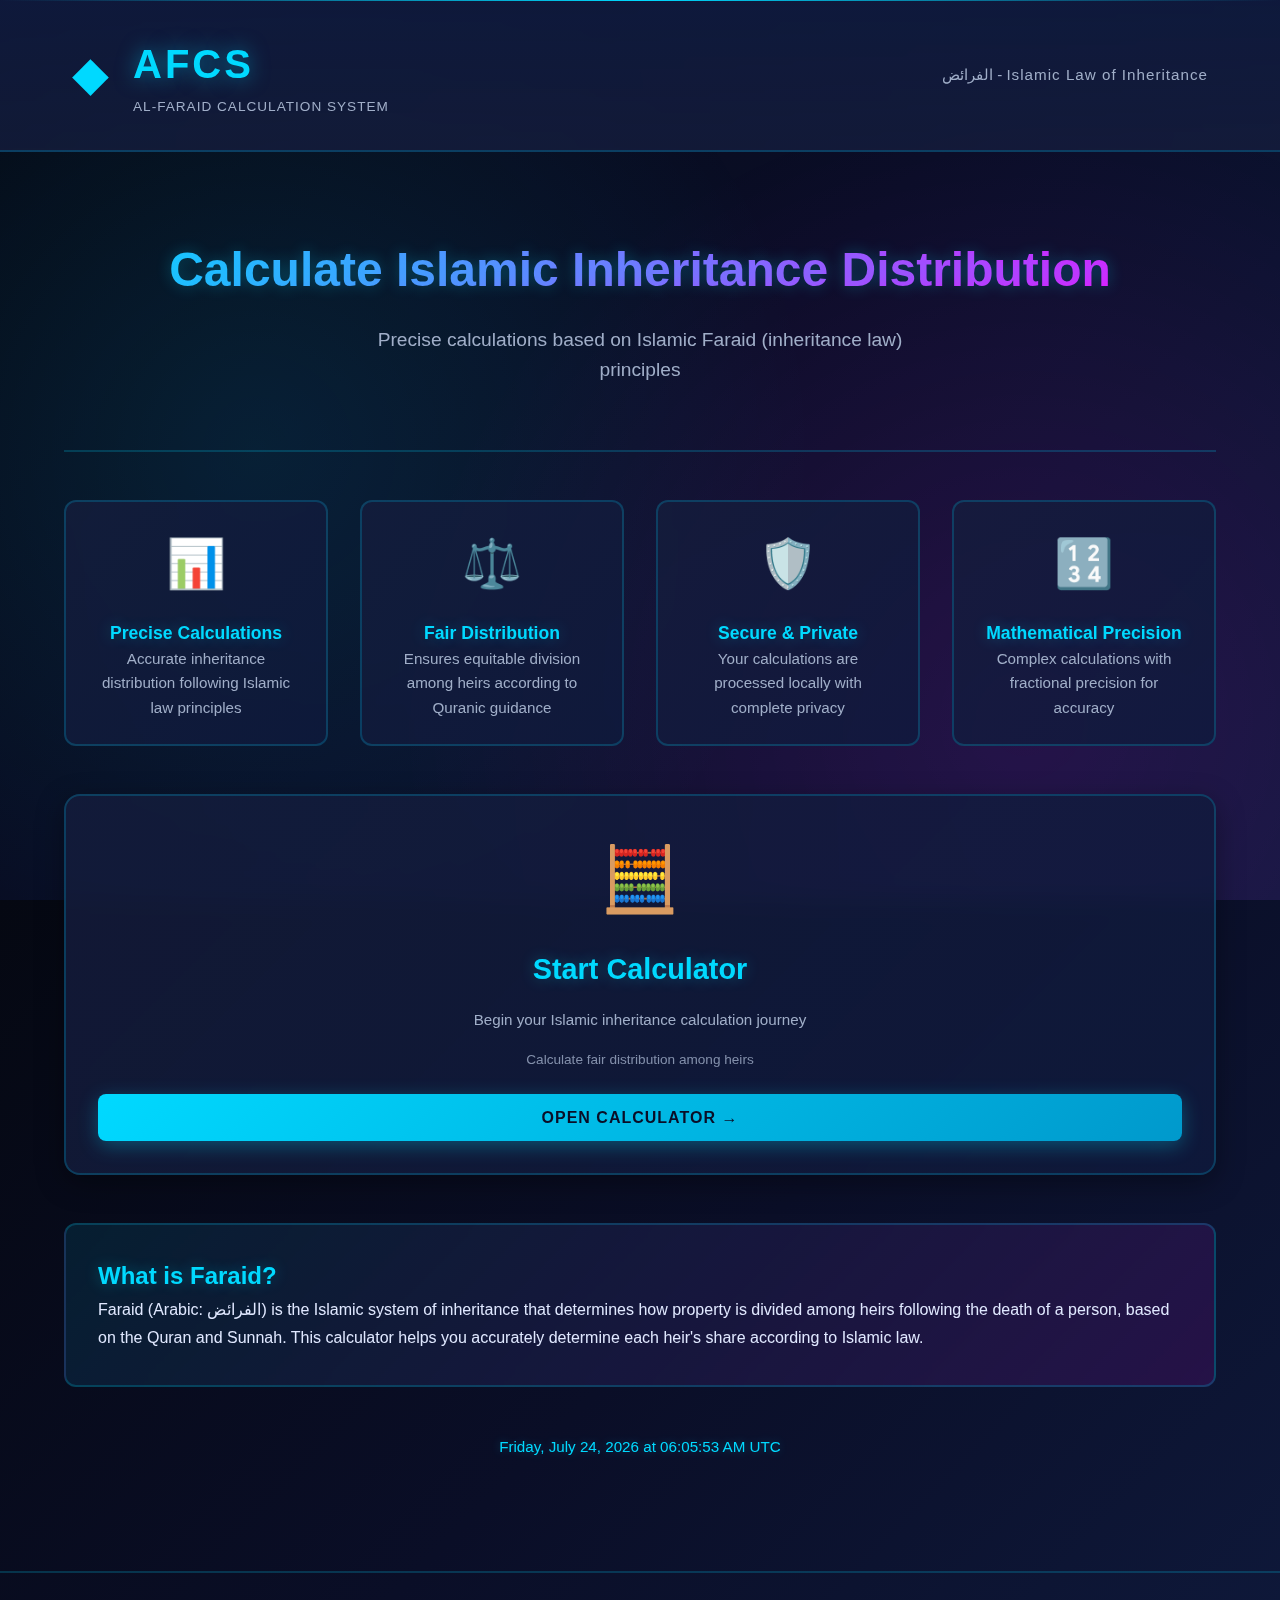
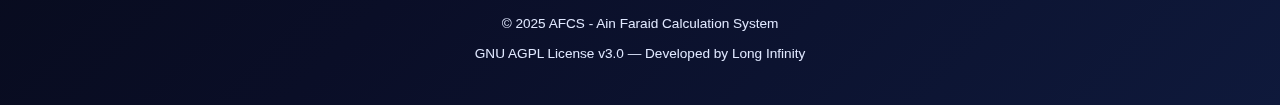
<file: index.html>
<!DOCTYPE html>
<html lang="en">
<head>
    <meta charset="UTF-8">
    <meta name="viewport" content="width=device-width, initial-scale=1.0">
    <title>AFCS - Islamic Inheritance Calculator</title>
    <link rel="stylesheet" href="style.css">
    <script src="./script.js" defer></script>
</head>
<body class="futuristic-theme">
    <header class="site-header">
      <div class="header-inner">
        <div class="header-logo">
          <div class="geometric-icon">◆</div>
          <div>
            <h1>AFCS</h1>
            <p class="subheader">Al-Faraid Calculation System</p>
          </div>
        </div>
        <p class="tagline">الفرائض - Islamic Law of Inheritance</p>
      </div>
    </header>

    <main class="container" role="main">
      <section class="hero" aria-label="Welcome section">
        <h2>Calculate Islamic Inheritance Distribution</h2>
        <p class="description">Precise calculations based on Islamic Faraid (inheritance law) principles</p>
      </section>

      <section class="features-grid" aria-label="Features">
        <div class="feature-card">
          <div class="feature-icon">📊</div>
          <h3>Precise Calculations</h3>
          <p>Accurate inheritance distribution following Islamic law principles</p>
        </div>
        <div class="feature-card">
          <div class="feature-icon">⚖️</div>
          <h3>Fair Distribution</h3>
          <p>Ensures equitable division among heirs according to Quranic guidance</p>
        </div>
        <div class="feature-card">
          <div class="feature-icon">🛡️</div>
          <h3>Secure & Private</h3>
          <p>Your calculations are processed locally with complete privacy</p>
        </div>
        <div class="feature-card">
          <div class="feature-icon">🔢</div>
          <h3>Mathematical Precision</h3>
          <p>Complex calculations with fractional precision for accuracy</p>
        </div>
      </section>

      <section class="cards" aria-label="Main navigation">
        <article
          class="card main-card"
          role="button"
          tabindex="0"
          onclick="location.href='./calculator/index.html'"
          onkeypress="if(event.key==='Enter') location.href='./calculator/index.html'"
        >
          <div class="card-content">
            <div class="card-icon">🧮</div>
            <h2>Start Calculator</h2>
            <p class="card-desc">Begin your Islamic inheritance calculation journey</p>
            <p class="card-subtext">Calculate fair distribution among heirs</p>
          </div>
          <button
            class="btn-primary"
            onclick="window.location.href='./calculator/index.html'"
          >
            Open Calculator →
          </button>
        </article>
      </section>

      <section class="info-section">
        <h3>What is Faraid?</h3>
        <p>
          Faraid (Arabic: الفرائض) is the Islamic system of inheritance that determines how property is divided 
          among heirs following the death of a person, based on the Quran and Sunnah. This calculator helps you 
          accurately determine each heir's share according to Islamic law.
        </p>
      </section>

      <div class="meta-row">
        <p class="date" id="date" aria-live="polite">Loading date...</p>
      </div>
    </main>

    <footer class="site-footer">
      <div class="footer-inner">
        <p>&copy; 2025 AFCS - Ain Faraid Calculation System</p>
        <p>GNU AGPL License v3.0 — Developed by Long Infinity</p>
      </div>
    </footer>

    <noscript><meta http-equiv="refresh" content="0; url=/error.html"></noscript>
</body>
</html>
</file>
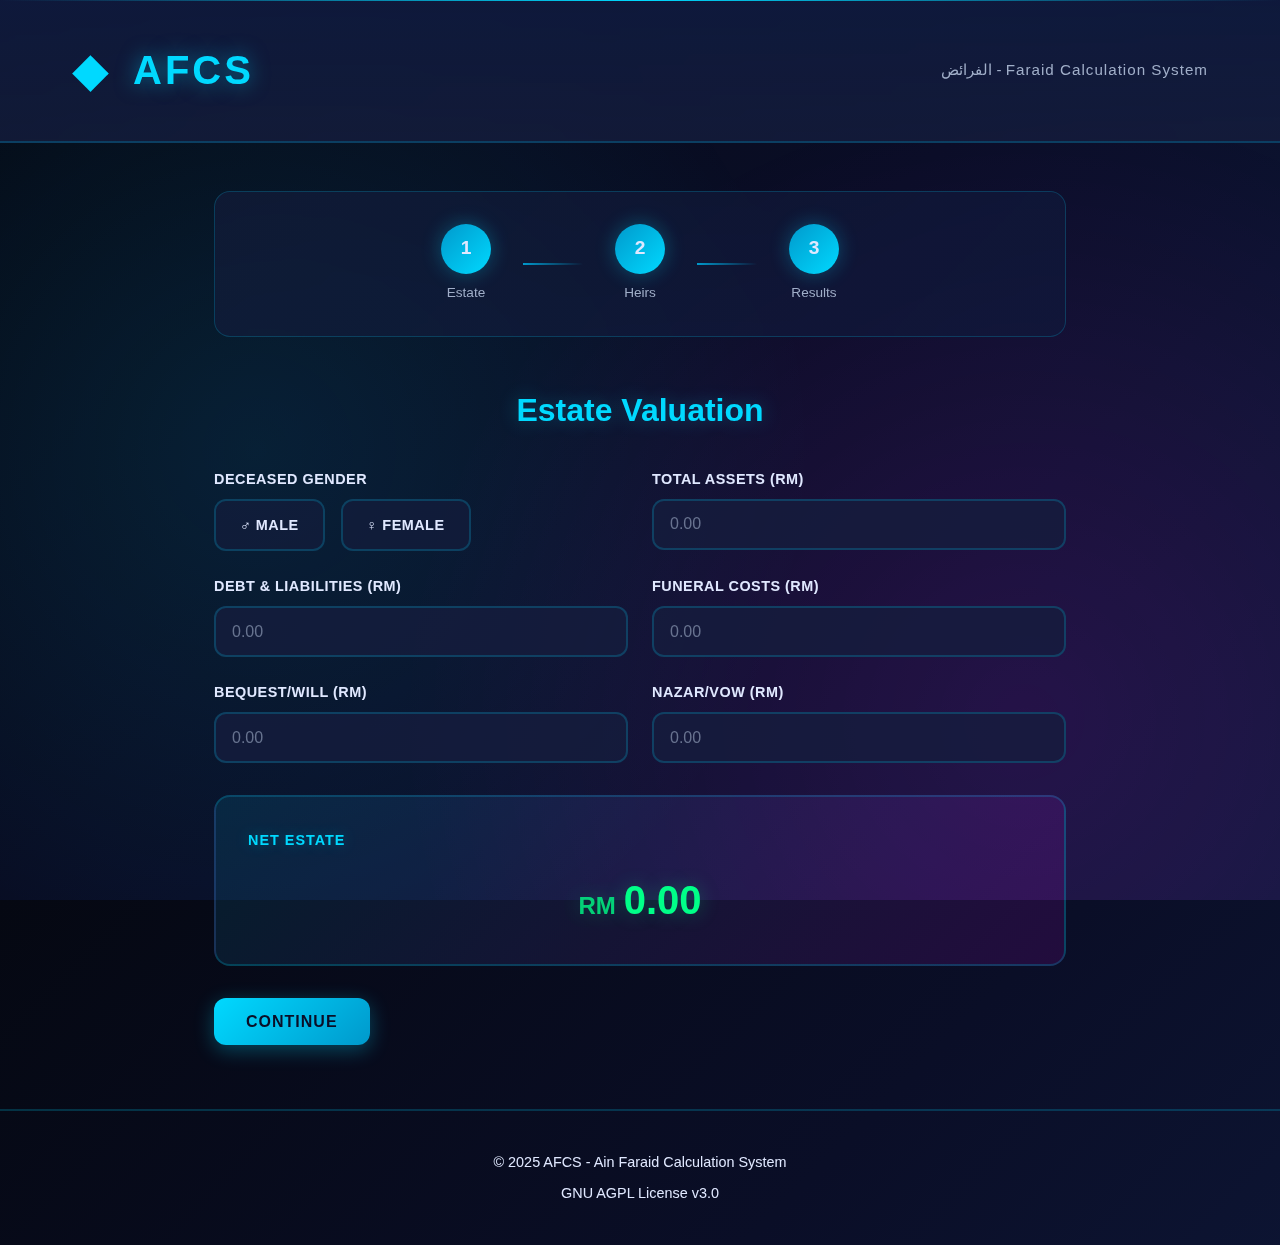
<file: Backend/templates/calculator/index.html>
<!DOCTYPE html>
<html lang="en">
<head>
    <meta charset="UTF-8">
    <meta name="viewport" content="width=device-width, initial-scale=1.0">
    <title>AFCS - Islamic Inheritance Calculator</title>
    <link rel="stylesheet" href="../style.css">
    <link rel="stylesheet" href="./calc.css">
</head>
<body class="futuristic-theme">
  <header class="site-header">
    <div class="header-inner">
      <div class="header-logo">
        <div class="geometric-icon">◆</div>
        <h1>AFCS</h1>
      </div>
      <p class="tagline">الفرائض - Faraid Calculation System</p>
    </div>
  </header>

  <main class="container">
    <!-- Progress Indicator -->
    <div class="progress-tracker">
      <div class="step-indicator" data-step="1">
        <span class="step-number">1</span>
        <span class="step-label">Estate</span>
      </div>
      <div class="connector"></div>
      <div class="step-indicator" data-step="2">
        <span class="step-number">2</span>
        <span class="step-label">Heirs</span>
      </div>
      <div class="connector"></div>
      <div class="step-indicator" data-step="3">
        <span class="step-number">3</span>
        <span class="step-label">Results</span>
      </div>
    </div>

    <!-- Step 1: Estate Information -->
    <section class="form-section active" id="step-1">
      <h2>Estate Valuation</h2>
      <div class="form-grid">
        <div class="form-group">
          <label for="gender">Deceased Gender</label>
          <div class="gender-selector">
            <input type="radio" id="male" name="gender" value="M" required>
            <label for="male" class="gender-label">♂ Male</label>
            <input type="radio" id="female" name="gender" value="F" required>
            <label for="female" class="gender-label">♀ Female</label>
          </div>
        </div>

        <div class="form-group">
          <label for="total-assets">Total Assets (RM)</label>
          <input type="number" id="total-assets" placeholder="0.00" min="0" step="0.01" required>
        </div>

        <div class="form-group">
          <label for="debt">Debt & Liabilities (RM)</label>
          <input type="number" id="debt" placeholder="0.00" min="0" step="0.01">
        </div>

        <div class="form-group">
          <label for="funeral">Funeral Costs (RM)</label>
          <input type="number" id="funeral" placeholder="0.00" min="0" step="0.01">
        </div>

        <div class="form-group">
          <label for="will">Bequest/Will (RM)</label>
          <input type="number" id="will" placeholder="0.00" min="0" step="0.01">
        </div>

        <div class="form-group">
          <label for="nazar">Nazar/Vow (RM)</label>
          <input type="number" id="nazar" placeholder="0.00" min="0" step="0.01">
        </div>
      </div>

      <div class="calculation-preview">
        <h3>Net Estate</h3>
        <div class="net-asset-display">
          <span class="currency">RM</span>
          <span class="amount" id="net-asset-amount">0.00</span>
        </div>
      </div>

      <button class="btn-primary" onclick="nextStep(1)">Continue</button>
    </section>

    <!-- Step 2: Heirs Information -->
    <section class="form-section" id="step-2">
      <h2>Heirs Information</h2>
      <div class="heirs-container">
        <!-- Male Heirs -->
        <div class="heir-category">
          <h3>♂ Male Heirs</h3>
          <div class="heirs-grid">
            <div class="heir-item">
              <input type="checkbox" id="son" class="heir-checkbox" data-heir="Son">
              <label for="son">Son</label>
              <input type="number" id="son-count" class="heir-count" min="1" placeholder="Count" disabled>
            </div>
            <div class="heir-item">
              <input type="checkbox" id="grandson" class="heir-checkbox" data-heir="Grandson">
              <label for="grandson">Grandson</label>
              <input type="number" id="grandson-count" class="heir-count" min="1" placeholder="Count" disabled>
            </div>
            <div class="heir-item">
              <input type="checkbox" id="father" class="heir-checkbox" data-heir="Father">
              <label for="father">Father</label>
              <input type="number" id="father-count" class="heir-count" min="1" placeholder="Count" disabled>
            </div>
            <div class="heir-item">
              <input type="checkbox" id="grandfather" class="heir-checkbox" data-heir="Grandfather Father Side">
              <label for="grandfather">Grandfather</label>
              <input type="number" id="grandfather-count" class="heir-count" min="1" placeholder="Count" disabled>
            </div>
            <div class="heir-item">
              <input type="checkbox" id="brother" class="heir-checkbox" data-heir="Brother">
              <label for="brother">Brother</label>
              <input type="number" id="brother-count" class="heir-count" min="1" placeholder="Count" disabled>
            </div>
            <div class="heir-item">
              <input type="checkbox" id="stepbrother-father" class="heir-checkbox" data-heir="Stepbrother Same Father">
              <label for="stepbrother-father">Stepbrother (Father)</label>
              <input type="number" id="stepbrother-father-count" class="heir-count" min="1" placeholder="Count" disabled>
            </div>
            <div class="heir-item">
              <input type="checkbox" id="stepbrother-mother" class="heir-checkbox" data-heir="Stepbrother Same Mother">
              <label for="stepbrother-mother">Stepbrother (Mother)</label>
              <input type="number" id="stepbrother-mother-count" class="heir-count" min="1" placeholder="Count" disabled>
            </div>
            <div class="heir-item">
              <input type="checkbox" id="nephew" class="heir-checkbox" data-heir="Nephew">
              <label for="nephew">Nephew</label>
              <input type="number" id="nephew-count" class="heir-count" min="1" placeholder="Count" disabled>
            </div>
            <div class="heir-item">
              <input type="checkbox" id="uncle" class="heir-checkbox" data-heir="Uncle">
              <label for="uncle">Uncle</label>
              <input type="number" id="uncle-count" class="heir-count" min="1" placeholder="Count" disabled>
            </div>
            <div class="heir-item">
              <input type="checkbox" id="cousin" class="heir-checkbox" data-heir="Male Cousin">
              <label for="cousin">Cousin</label>
              <input type="number" id="cousin-count" class="heir-count" min="1" placeholder="Count" disabled>
            </div>
          </div>
        </div>

        <!-- Female Heirs -->
        <div class="heir-category">
          <h3>♀ Female Heirs</h3>
          <div class="heirs-grid">
            <div class="heir-item">
              <input type="checkbox" id="daughter" class="heir-checkbox" data-heir="Daughter">
              <label for="daughter">Daughter</label>
              <input type="number" id="daughter-count" class="heir-count" min="1" placeholder="Count" disabled>
            </div>
            <div class="heir-item">
              <input type="checkbox" id="granddaughter" class="heir-checkbox" data-heir="Granddaughter">
              <label for="granddaughter">Granddaughter</label>
              <input type="number" id="granddaughter-count" class="heir-count" min="1" placeholder="Count" disabled>
            </div>
            <div class="heir-item">
              <input type="checkbox" id="mother" class="heir-checkbox" data-heir="Mother">
              <label for="mother">Mother</label>
              <input type="number" id="mother-count" class="heir-count" min="1" placeholder="Count" disabled>
            </div>
            <div class="heir-item">
              <input type="checkbox" id="grandmother-father" class="heir-checkbox" data-heir="Grandmother Father Side">
              <label for="grandmother-father">Grandmother (Father)</label>
              <input type="number" id="grandmother-father-count" class="heir-count" min="1" placeholder="Count" disabled>
            </div>
            <div class="heir-item">
              <input type="checkbox" id="sister" class="heir-checkbox" data-heir="Sister">
              <label for="sister">Sister</label>
              <input type="number" id="sister-count" class="heir-count" min="1" placeholder="Count" disabled>
            </div>
            <div class="heir-item">
              <input type="checkbox" id="stepsister-father" class="heir-checkbox" data-heir="Stepsister Same Father">
              <label for="stepsister-father">Stepsister (Father)</label>
              <input type="number" id="stepsister-father-count" class="heir-count" min="1" placeholder="Count" disabled>
            </div>
            <div class="heir-item">
              <input type="checkbox" id="stepsister-mother" class="heir-checkbox" data-heir="Stepsister Same Mother">
              <label for="stepsister-mother">Stepsister (Mother)</label>
              <input type="number" id="stepsister-mother-count" class="heir-count" min="1" placeholder="Count" disabled>
            </div>
            <div class="heir-item">
              <input type="checkbox" id="spouse" class="heir-checkbox" data-heir="Spouse">
              <label for="spouse">Spouse</label>
              <input type="number" id="spouse-count" class="heir-count" min="1" placeholder="Count" disabled>
            </div>
          </div>
        </div>
      </div>

      <div class="button-group">
        <button class="btn-secondary" onclick="previousStep(2)">Back</button>
        <button class="btn-primary" onclick="nextStep(2)">Calculate</button>
      </div>
    </section>

    <!-- Step 3: Results -->
    <section class="form-section" id="step-3">
      <h2>Distribution Results</h2>
      
      <div class="results-summary">
        <div class="summary-card">
          <h3>Net Estate</h3>
          <p class="value" id="result-net-estate">RM 0.00</p>
        </div>
      </div>

      <div class="heirs-results">
        <div class="results-container" id="results-container">
          <!-- Results will be populated here -->
        </div>
      </div>

      <div class="button-group">
        <button class="btn-secondary" onclick="previousStep(3)">Back</button>
        <button class="btn-primary" onclick="exportResults()">Export PDF</button>
        <button class="btn-secondary" onclick="resetForm()">New Calculation</button>
      </div>
    </section>
  </main>

  <footer class="site-footer">
    <div class="footer-inner">
      <p>&copy; 2025 AFCS - Ain Faraid Calculation System</p>
      <p>GNU AGPL License v3.0</p>
    </div>
  </footer>

  <script src="./script.js"></script>
  <noscript><meta http-equiv="refresh" content="0; url=/error.html"></noscript>
</body>
</html>
</file>
<file: style.css>
/* ===================================
   FUTURISTIC ISLAMIC MATHEMATICAL THEME
   =================================== */

:root {
  --primary-color: #00d9ff;
  --secondary-color: #0099cc;
  --accent-color: #ff00ff;
  --dark-bg: #0a0e27;
  --darker-bg: #050812;
  --card-bg: #151d3d;
  --border-color: #00d9ff33;
  --text-primary: #e0e8ff;
  --text-secondary: #a0aec8;
  --success-color: #00ff88;
  --warning-color: #ffaa00;
  --danger-color: #ff3366;
}

/* Reset and base styles */
* {
  margin: 0;
  padding: 0;
  box-sizing: border-box;
}

html,
body {
  height: 100%;
}

body {
  margin: 0;
  font-family: 'Segoe UI', Tahoma, Geneva, Verdana, sans-serif;
  background: linear-gradient(135deg, var(--darker-bg) 0%, var(--dark-bg) 50%, #0f1a3d 100%);
  color: var(--text-primary);
  line-height: 1.6;
  -webkit-font-smoothing: antialiased;
  position: relative;
  overflow-x: hidden;
  min-height: 100vh;
}

/* Animated background */
body::before {
  content: '';
  position: fixed;
  top: 0;
  left: 0;
  width: 100%;
  height: 100%;
  background-image: 
    radial-gradient(circle at 20% 50%, rgba(0, 217, 255, 0.1) 0%, transparent 50%),
    radial-gradient(circle at 80% 80%, rgba(255, 0, 255, 0.1) 0%, transparent 50%);
  pointer-events: none;
  z-index: -1;
}

/* Container */
.container {
  max-width: 1200px;
  margin: 0 auto;
  padding: 2rem 1.5rem;
  position: relative;
  z-index: 1;
}

/* Header */
.site-header {
  background: linear-gradient(180deg, rgba(15, 26, 61, 0.95) 0%, rgba(21, 29, 61, 0.8) 100%);
  border-bottom: 2px solid var(--border-color);
  padding: 2rem 0;
  position: relative;
  overflow: hidden;
  backdrop-filter: blur(10px);
}

.site-header::before {
  content: '';
  position: absolute;
  top: 0;
  left: 0;
  right: 0;
  height: 1px;
  background: linear-gradient(90deg, transparent, var(--primary-color), transparent);
}

.header-inner {
  max-width: 1200px;
  margin: 0 auto;
  padding: 0 2rem;
  display: flex;
  align-items: center;
  justify-content: space-between;
  flex-wrap: wrap;
  gap: 2rem;
}

.header-logo {
  display: flex;
  align-items: center;
  gap: 1.5rem;
}

.geometric-icon {
  font-size: 3rem;
  color: var(--primary-color);
  animation: pulse-glow 3s ease-in-out infinite;
}

@keyframes pulse-glow {
  0%, 100% { text-shadow: 0 0 10px var(--primary-color); }
  50% { text-shadow: 0 0 30px var(--primary-color), 0 0 50px var(--primary-color); }
}

.header-logo h1 {
  font-size: 2.5rem;
  font-weight: 700;
  color: var(--primary-color);
  letter-spacing: 3px;
  text-shadow: 0 0 20px rgba(0, 217, 255, 0.5);
  margin: 0;
}

.subheader {
  color: var(--text-secondary);
  font-size: 0.85rem;
  letter-spacing: 1px;
  margin: 0;
  text-transform: uppercase;
}

.tagline {
  color: var(--text-secondary);
  font-size: 0.95rem;
  font-weight: 300;
  letter-spacing: 1px;
  margin: 0;
  text-align: right;
}

/* Headings */
h1, h2, h3, h4, h5, h6 {
  color: var(--primary-color);
  text-shadow: 0 0 15px rgba(0, 217, 255, 0.3);
}

h1 { font-size: 2.5rem; }
h2 { font-size: 2rem; margin: 2rem 0 1rem; }
h3 { font-size: 1.5rem; }

/* Paragraphs */
p {
  color: var(--text-primary);
  margin-bottom: 1rem;
}

/* Hero Section */
.hero {
  text-align: center;
  padding: 3rem 0;
  border-bottom: 2px solid var(--border-color);
  margin-bottom: 3rem;
}

.hero h2 {
  font-size: 3rem;
  margin-top: 0;
  background: linear-gradient(135deg, var(--primary-color), var(--accent-color));
  -webkit-background-clip: text;
  -webkit-text-fill-color: transparent;
  background-clip: text;
}

.description {
  font-size: 1.2rem;
  color: var(--text-secondary);
  max-width: 600px;
  margin: 1rem auto;
}

/* Features Grid */
.features-grid {
  display: grid;
  grid-template-columns: repeat(auto-fit, minmax(200px, 1fr));
  gap: 2rem;
  margin-bottom: 3rem;
}

.feature-card {
  background: linear-gradient(135deg, rgba(21, 29, 61, 0.8), rgba(15, 26, 61, 0.8));
  border: 2px solid var(--border-color);
  border-radius: 12px;
  padding: 1.5rem;
  text-align: center;
  transition: all 0.3s ease;
  backdrop-filter: blur(10px);
}

.feature-card:hover {
  border-color: var(--primary-color);
  transform: translateY(-5px);
  box-shadow: 0 10px 30px rgba(0, 217, 255, 0.2);
}

.feature-icon {
  font-size: 3rem;
  margin-bottom: 1rem;
}

.feature-card h3 {
  font-size: 1.1rem;
  color: var(--primary-color);
  margin-top: 0;
}

.feature-card p {
  color: var(--text-secondary);
  font-size: 0.95rem;
  margin: 0;
}

/* Cards grid */
.cards {
  display: grid;
  grid-template-columns: repeat(auto-fit, minmax(300px, 1fr));
  gap: 2rem;
  align-items: stretch;
  margin: 2rem 0;
}

.card {
  background: linear-gradient(135deg, rgba(21, 29, 61, 0.8), rgba(15, 26, 61, 0.8));
  border-radius: 16px;
  padding: 2rem;
  display: flex;
  flex-direction: column;
  gap: 1.5rem;
  box-shadow: 0 8px 28px rgba(0, 0, 0, 0.35);
  transition: all 0.3s ease;
  border: 2px solid var(--border-color);
  backdrop-filter: blur(10px);
}

.card:hover,
.card:focus {
  transform: translateY(-8px);
  border-color: var(--primary-color);
  box-shadow: 0 15px 40px rgba(0, 217, 255, 0.15);
}

.card-content {
  flex: 1;
  display: flex;
  flex-direction: column;
  align-items: center;
  text-align: center;
  gap: 1rem;
}

.card-icon {
  font-size: 4rem;
}

.main-card h2 {
  color: var(--primary-color);
  margin: 0;
  font-size: 1.8rem;
}

.card-desc {
  color: var(--text-secondary);
  font-size: 0.95rem;
  margin: 0;
}

.card-subtext {
  color: var(--text-secondary);
  font-size: 0.85rem;
  opacity: 0.8;
  margin: 0;
}

/* Info Section */
.info-section {
  background: linear-gradient(135deg, rgba(0, 217, 255, 0.1), rgba(255, 0, 255, 0.1));
  border: 2px solid var(--border-color);
  border-radius: 12px;
  padding: 2rem;
  margin: 3rem 0;
  backdrop-filter: blur(10px);
}

.info-section h3 {
  margin-top: 0;
}

.info-section p {
  color: var(--text-primary);
  line-height: 1.8;
  margin: 0;
}

/* Buttons */
button,
.btn,
.btn-primary,
.btn-secondary {
  border: none;
  border-radius: 8px;
  padding: 0.9rem 2rem;
  font-size: 1rem;
  font-weight: 700;
  cursor: pointer;
  transition: all 0.3s ease;
  text-transform: uppercase;
  letter-spacing: 1px;
  position: relative;
  overflow: hidden;
}

.btn-primary {
  background: linear-gradient(135deg, var(--primary-color), var(--secondary-color));
  color: var(--dark-bg);
  box-shadow: 0 5px 20px rgba(0, 217, 255, 0.3);
}

.btn-primary:hover {
  transform: translateY(-3px);
  box-shadow: 0 10px 30px rgba(0, 217, 255, 0.5);
}

.btn-primary:active {
  transform: translateY(-1px);
}

.btn-secondary {
  background: transparent;
  border: 2px solid var(--border-color);
  color: var(--text-primary);
}

.btn-secondary:hover {
  border-color: var(--primary-color);
  background: rgba(0, 217, 255, 0.1);
}

/* Footer */
.site-footer {
  text-align: center;
  padding: 2rem;
  color: var(--text-secondary);
  border-top: 2px solid var(--border-color);
  margin-top: 4rem;
  font-size: 0.85rem;
}

.footer-inner p {
  margin: 0.5rem 0;
}

/* Meta row */
.meta-row {
  display: flex;
  justify-content: center;
  margin-top: 2rem;
}

.date {
  text-align: center;
  color: var(--primary-color);
  font-size: 0.95rem;
  text-shadow: 0 0 10px rgba(0, 217, 255, 0.3);
}

/* Responsive */
@media (max-width: 768px) {
  .header-inner {
    flex-direction: column;
    align-items: center;
    gap: 1rem;
  }

  .tagline {
    text-align: center;
  }

  .hero h2 {
    font-size: 2rem;
  }

  .container {
    padding: 1rem;
  }

  .cards {
    grid-template-columns: 1fr;
  }

  h1 { font-size: 2rem; }
  h2 { font-size: 1.5rem; }
  h3 { font-size: 1.2rem; }

  .feature-card {
    padding: 1.2rem;
  }

  .btn-primary {
    width: 100%;
  }
}

/* Utility classes */
hr {
  border: none;
  border-top: 1px solid var(--border-color);
  margin: 2rem 0;
}
</file>
<file: Backend/templates/style.css>
/* ===================================
   FUTURISTIC ISLAMIC MATHEMATICAL THEME
   =================================== */

:root {
  --primary-color: #00d9ff;
  --secondary-color: #0099cc;
  --accent-color: #ff00ff;
  --dark-bg: #0a0e27;
  --darker-bg: #050812;
  --card-bg: #151d3d;
  --border-color: #00d9ff33;
  --text-primary: #e0e8ff;
  --text-secondary: #a0aec8;
  --success-color: #00ff88;
  --warning-color: #ffaa00;
  --danger-color: #ff3366;
}

/* Reset and base styles */
* {
  margin: 0;
  padding: 0;
  box-sizing: border-box;
}

html,
body {
  height: 100%;
}

body {
  margin: 0;
  font-family: 'Segoe UI', Tahoma, Geneva, Verdana, sans-serif;
  background: linear-gradient(135deg, var(--darker-bg) 0%, var(--dark-bg) 50%, #0f1a3d 100%);
  color: var(--text-primary);
  line-height: 1.6;
  -webkit-font-smoothing: antialiased;
  position: relative;
  overflow-x: hidden;
  min-height: 100vh;
}

/* Animated background */
body::before {
  content: '';
  position: fixed;
  top: 0;
  left: 0;
  width: 100%;
  height: 100%;
  background-image: 
    radial-gradient(circle at 20% 50%, rgba(0, 217, 255, 0.1) 0%, transparent 50%),
    radial-gradient(circle at 80% 80%, rgba(255, 0, 255, 0.1) 0%, transparent 50%);
  pointer-events: none;
  z-index: -1;
}

/* Container */
.container {
  max-width: 1200px;
  margin: 0 auto;
  padding: 2rem 1.5rem;
  position: relative;
  z-index: 1;
}

/* Header */
.site-header {
  background: linear-gradient(180deg, rgba(15, 26, 61, 0.95) 0%, rgba(21, 29, 61, 0.8) 100%);
  border-bottom: 2px solid var(--border-color);
  padding: 2rem 0;
  position: relative;
  overflow: hidden;
  backdrop-filter: blur(10px);
}

.site-header::before {
  content: '';
  position: absolute;
  top: 0;
  left: 0;
  right: 0;
  height: 1px;
  background: linear-gradient(90deg, transparent, var(--primary-color), transparent);
}

.header-inner {
  max-width: 1200px;
  margin: 0 auto;
  padding: 0 2rem;
  display: flex;
  align-items: center;
  justify-content: space-between;
  flex-wrap: wrap;
  gap: 2rem;
}

.header-logo {
  display: flex;
  align-items: center;
  gap: 1.5rem;
}

.geometric-icon {
  font-size: 3rem;
  color: var(--primary-color);
  animation: pulse-glow 3s ease-in-out infinite;
}

@keyframes pulse-glow {
  0%, 100% { text-shadow: 0 0 10px var(--primary-color); }
  50% { text-shadow: 0 0 30px var(--primary-color), 0 0 50px var(--primary-color); }
}

.header-logo h1 {
  font-size: 2.5rem;
  font-weight: 700;
  color: var(--primary-color);
  letter-spacing: 3px;
  text-shadow: 0 0 20px rgba(0, 217, 255, 0.5);
  margin: 0;
}

.subheader {
  color: var(--text-secondary);
  font-size: 0.85rem;
  letter-spacing: 1px;
  margin: 0;
  text-transform: uppercase;
}

.tagline {
  color: var(--text-secondary);
  font-size: 0.95rem;
  font-weight: 300;
  letter-spacing: 1px;
  margin: 0;
  text-align: right;
}

/* Headings */
h1, h2, h3, h4, h5, h6 {
  color: var(--primary-color);
  text-shadow: 0 0 15px rgba(0, 217, 255, 0.3);
}

h1 { font-size: 2.5rem; }
h2 { font-size: 2rem; margin: 2rem 0 1rem; }
h3 { font-size: 1.5rem; }

/* Paragraphs */
p {
  color: var(--text-primary);
  margin-bottom: 1rem;
}

/* Hero Section */
.hero {
  text-align: center;
  padding: 3rem 0;
  border-bottom: 2px solid var(--border-color);
  margin-bottom: 3rem;
}

.hero h2 {
  font-size: 3rem;
  margin-top: 0;
  background: linear-gradient(135deg, var(--primary-color), var(--accent-color));
  -webkit-background-clip: text;
  -webkit-text-fill-color: transparent;
  background-clip: text;
}

.description {
  font-size: 1.2rem;
  color: var(--text-secondary);
  max-width: 600px;
  margin: 1rem auto;
}

/* Features Grid */
.features-grid {
  display: grid;
  grid-template-columns: repeat(auto-fit, minmax(200px, 1fr));
  gap: 2rem;
  margin-bottom: 3rem;
}

.feature-card {
  background: linear-gradient(135deg, rgba(21, 29, 61, 0.8), rgba(15, 26, 61, 0.8));
  border: 2px solid var(--border-color);
  border-radius: 12px;
  padding: 1.5rem;
  text-align: center;
  transition: all 0.3s ease;
  backdrop-filter: blur(10px);
}

.feature-card:hover {
  border-color: var(--primary-color);
  transform: translateY(-5px);
  box-shadow: 0 10px 30px rgba(0, 217, 255, 0.2);
}

.feature-icon {
  font-size: 3rem;
  margin-bottom: 1rem;
}

.feature-card h3 {
  font-size: 1.1rem;
  color: var(--primary-color);
  margin-top: 0;
}

.feature-card p {
  color: var(--text-secondary);
  font-size: 0.95rem;
  margin: 0;
}

/* Cards grid */
.cards {
  display: grid;
  grid-template-columns: repeat(auto-fit, minmax(300px, 1fr));
  gap: 2rem;
  align-items: stretch;
  margin: 2rem 0;
}

.card {
  background: linear-gradient(135deg, rgba(21, 29, 61, 0.8), rgba(15, 26, 61, 0.8));
  border-radius: 16px;
  padding: 2rem;
  display: flex;
  flex-direction: column;
  gap: 1.5rem;
  box-shadow: 0 8px 28px rgba(0, 0, 0, 0.35);
  transition: all 0.3s ease;
  border: 2px solid var(--border-color);
  backdrop-filter: blur(10px);
}

.card:hover,
.card:focus {
  transform: translateY(-8px);
  border-color: var(--primary-color);
  box-shadow: 0 15px 40px rgba(0, 217, 255, 0.15);
}

.card-content {
  flex: 1;
  display: flex;
  flex-direction: column;
  align-items: center;
  text-align: center;
  gap: 1rem;
}

.card-icon {
  font-size: 4rem;
}

.main-card h2 {
  color: var(--primary-color);
  margin: 0;
  font-size: 1.8rem;
}

.card-desc {
  color: var(--text-secondary);
  font-size: 0.95rem;
  margin: 0;
}

.card-subtext {
  color: var(--text-secondary);
  font-size: 0.85rem;
  opacity: 0.8;
  margin: 0;
}

/* Info Section */
.info-section {
  background: linear-gradient(135deg, rgba(0, 217, 255, 0.1), rgba(255, 0, 255, 0.1));
  border: 2px solid var(--border-color);
  border-radius: 12px;
  padding: 2rem;
  margin: 3rem 0;
  backdrop-filter: blur(10px);
}

.info-section h3 {
  margin-top: 0;
}

.info-section p {
  color: var(--text-primary);
  line-height: 1.8;
  margin: 0;
}

/* Buttons */
button,
.btn,
.btn-primary,
.btn-secondary {
  border: none;
  border-radius: 8px;
  padding: 0.9rem 2rem;
  font-size: 1rem;
  font-weight: 700;
  cursor: pointer;
  transition: all 0.3s ease;
  text-transform: uppercase;
  letter-spacing: 1px;
  position: relative;
  overflow: hidden;
}

.btn-primary {
  background: linear-gradient(135deg, var(--primary-color), var(--secondary-color));
  color: var(--dark-bg);
  box-shadow: 0 5px 20px rgba(0, 217, 255, 0.3);
}

.btn-primary:hover {
  transform: translateY(-3px);
  box-shadow: 0 10px 30px rgba(0, 217, 255, 0.5);
}

.btn-primary:active {
  transform: translateY(-1px);
}

.btn-secondary {
  background: transparent;
  border: 2px solid var(--border-color);
  color: var(--text-primary);
}

.btn-secondary:hover {
  border-color: var(--primary-color);
  background: rgba(0, 217, 255, 0.1);
}

/* Footer */
.site-footer {
  text-align: center;
  padding: 2rem;
  color: var(--text-secondary);
  border-top: 2px solid var(--border-color);
  margin-top: 4rem;
  font-size: 0.85rem;
}

.footer-inner p {
  margin: 0.5rem 0;
}

/* Meta row */
.meta-row {
  display: flex;
  justify-content: center;
  margin-top: 2rem;
}

.date {
  text-align: center;
  color: var(--primary-color);
  font-size: 0.95rem;
  text-shadow: 0 0 10px rgba(0, 217, 255, 0.3);
}

/* Responsive */
@media (max-width: 768px) {
  .header-inner {
    flex-direction: column;
    align-items: center;
    gap: 1rem;
  }

  .tagline {
    text-align: center;
  }

  .hero h2 {
    font-size: 2rem;
  }

  .container {
    padding: 1rem;
  }

  .cards {
    grid-template-columns: 1fr;
  }

  h1 { font-size: 2rem; }
  h2 { font-size: 1.5rem; }
  h3 { font-size: 1.2rem; }

  .feature-card {
    padding: 1.2rem;
  }

  .btn-primary {
    width: 100%;
  }
}

/* Utility classes */
hr {
  border: none;
  border-top: 1px solid var(--border-color);
  margin: 2rem 0;
}
</file>
<file: Backend/templates/calculator/calc.css>
/* ===================================
   FUTURISTIC ISLAMIC MATHEMATICAL THEME
   =================================== */

:root {
  --primary-color: #00d9ff;
  --secondary-color: #0099cc;
  --accent-color: #ff00ff;
  --dark-bg: #0a0e27;
  --darker-bg: #050812;
  --card-bg: #151d3d;
  --border-color: #00d9ff33;
  --text-primary: #e0e8ff;
  --text-secondary: #a0aec8;
  --success-color: #00ff88;
  --warning-color: #ffaa00;
  --danger-color: #ff3366;
  
  --radius-sm: 8px;
  --radius-md: 12px;
  --radius-lg: 16px;
  
  --transition: all 0.3s cubic-bezier(0.4, 0, 0.2, 1);
}

* {
  margin: 0;
  padding: 0;
  box-sizing: border-box;
}

body {
  font-family: 'Segoe UI', Tahoma, Geneva, Verdana, sans-serif;
  background: linear-gradient(135deg, var(--darker-bg) 0%, var(--dark-bg) 50%, #0f1a3d 100%);
  color: var(--text-primary);
  line-height: 1.6;
  min-height: 100vh;
  position: relative;
  overflow-x: hidden;
}

/* Animated background patterns */
body::before {
  content: '';
  position: fixed;
  top: 0;
  left: 0;
  width: 100%;
  height: 100%;
  background-image: 
    radial-gradient(circle at 20% 50%, rgba(0, 217, 255, 0.1) 0%, transparent 50%),
    radial-gradient(circle at 80% 80%, rgba(255, 0, 255, 0.1) 0%, transparent 50%);
  pointer-events: none;
  z-index: -1;
}

/* Header Styling */
.site-header {
  background: linear-gradient(180deg, rgba(15, 26, 61, 0.95) 0%, rgba(21, 29, 61, 0.8) 100%);
  border-bottom: 2px solid var(--border-color);
  padding: 2rem 0;
  position: relative;
  overflow: hidden;
  backdrop-filter: blur(10px);
}

.site-header::before {
  content: '';
  position: absolute;
  top: 0;
  left: 0;
  right: 0;
  height: 1px;
  background: linear-gradient(90deg, transparent, var(--primary-color), transparent);
}

.header-inner {
  max-width: 1200px;
  margin: 0 auto;
  padding: 0 2rem;
  display: flex;
  align-items: center;
  gap: 2rem;
}

.header-logo {
  display: flex;
  align-items: center;
  gap: 1.5rem;
}

.geometric-icon {
  font-size: 3rem;
  color: var(--primary-color);
  animation: pulse-glow 3s ease-in-out infinite;
}

@keyframes pulse-glow {
  0%, 100% { text-shadow: 0 0 10px var(--primary-color); }
  50% { text-shadow: 0 0 30px var(--primary-color), 0 0 50px var(--primary-color); }
}

.site-header h1 {
  font-size: 2.5rem;
  font-weight: 700;
  color: var(--primary-color);
  letter-spacing: 3px;
  text-shadow: 0 0 20px rgba(0, 217, 255, 0.5);
}

.tagline {
  color: var(--text-secondary);
  font-size: 0.95rem;
  font-weight: 300;
  letter-spacing: 1px;
}

/* Main Container */
.container {
  max-width: 900px;
  margin: 3rem auto;
  padding: 0 1.5rem;
}

/* Progress Tracker */
.progress-tracker {
  display: flex;
  align-items: center;
  justify-content: center;
  gap: 2rem;
  margin-bottom: 3rem;
  padding: 2rem;
  background: linear-gradient(135deg, rgba(21, 29, 61, 0.6), rgba(15, 26, 61, 0.6));
  border: 1px solid var(--border-color);
  border-radius: var(--radius-lg);
  backdrop-filter: blur(10px);
}

.step-indicator {
  display: flex;
  flex-direction: column;
  align-items: center;
  gap: 0.5rem;
}

.step-number {
  width: 50px;
  height: 50px;
  border-radius: 50%;
  background: linear-gradient(135deg, var(--secondary-color), var(--primary-color));
  display: flex;
  align-items: center;
  justify-content: center;
  font-weight: 700;
  font-size: 1.2rem;
  box-shadow: 0 0 20px rgba(0, 217, 255, 0.3);
  transition: all 0.3s ease;
}

.step-indicator.active .step-number {
  transform: scale(1.2);
  box-shadow: 0 0 30px rgba(0, 217, 255, 0.6);
}

.step-label {
  font-size: 0.85rem;
  color: var(--text-secondary);
  font-weight: 500;
}

.connector {
  width: 60px;
  height: 2px;
  background: linear-gradient(90deg, var(--secondary-color), transparent);
}

/* Form Sections */
.form-section {
  display: none;
  opacity: 0;
  transform: translateY(20px);
  transition: var(--transition);
}

.form-section.active {
  display: block;
  opacity: 1;
  transform: translateY(0);
}

.form-section h2 {
  font-size: 2rem;
  color: var(--primary-color);
  margin-bottom: 2rem;
  text-shadow: 0 0 20px rgba(0, 217, 255, 0.3);
  text-align: center;
}

.form-section h3 {
  font-size: 1.2rem;
  color: var(--primary-color);
  margin-bottom: 1rem;
  display: flex;
  align-items: center;
  gap: 0.5rem;
}

/* Form Grid */
.form-grid {
  display: grid;
  grid-template-columns: repeat(auto-fit, minmax(280px, 1fr));
  gap: 1.5rem;
  margin-bottom: 2rem;
}

.form-group {
  display: flex;
  flex-direction: column;
  gap: 0.5rem;
}

.form-group label {
  font-weight: 600;
  color: var(--text-primary);
  font-size: 0.9rem;
  text-transform: uppercase;
  letter-spacing: 0.5px;
}

.form-group input[type="number"],
.form-group input[type="text"],
.form-group select {
  padding: 0.9rem 1rem;
  border: 2px solid var(--border-color);
  background: rgba(21, 29, 61, 0.8);
  color: var(--text-primary);
  border-radius: var(--radius-md);
  font-size: 1rem;
  transition: var(--transition);
  outline: none;
}

.form-group input[type="number"]:focus,
.form-group input[type="text"]:focus,
.form-group select:focus {
  border-color: var(--primary-color);
  background: rgba(21, 29, 61, 0.95);
  box-shadow: 0 0 15px rgba(0, 217, 255, 0.3);
}

.form-group input[type="number"]::placeholder {
  color: var(--text-secondary);
  opacity: 0.6;
}

/* Gender Selector */
.gender-selector {
  display: flex;
  gap: 1rem;
  align-items: center;
}

.gender-selector input[type="radio"] {
  display: none;
}

.gender-label {
  padding: 0.8rem 1.5rem;
  border: 2px solid var(--border-color);
  border-radius: var(--radius-md);
  background: rgba(21, 29, 61, 0.6);
  cursor: pointer;
  transition: var(--transition);
  font-weight: 600;
  white-space: nowrap;
}

.gender-selector input[type="radio"]:checked + .gender-label {
  border-color: var(--primary-color);
  background: rgba(0, 217, 255, 0.2);
  color: var(--primary-color);
  box-shadow: 0 0 15px rgba(0, 217, 255, 0.3);
}

.gender-label:hover {
  border-color: var(--primary-color);
}

/* Net Asset Display */
.calculation-preview {
  background: linear-gradient(135deg, rgba(0, 217, 255, 0.1), rgba(255, 0, 255, 0.1));
  border: 2px solid var(--border-color);
  border-radius: var(--radius-lg);
  padding: 2rem;
  margin-bottom: 2rem;
  text-align: center;
}

.calculation-preview h3 {
  font-size: 0.9rem;
  text-transform: uppercase;
  letter-spacing: 1px;
  margin-bottom: 1rem;
}

.net-asset-display {
  display: flex;
  align-items: baseline;
  justify-content: center;
  gap: 0.5rem;
  font-size: 2.5rem;
  font-weight: 700;
  color: var(--success-color);
  text-shadow: 0 0 20px rgba(0, 255, 136, 0.3);
}

.currency {
  font-size: 1.5rem;
  opacity: 0.8;
}

/* Heirs Container */
.heirs-container {
  display: grid;
  grid-template-columns: repeat(auto-fit, minmax(350px, 1fr));
  gap: 2rem;
  margin-bottom: 2rem;
}

.heir-category {
  background: linear-gradient(135deg, rgba(21, 29, 61, 0.8), rgba(15, 26, 61, 0.8));
  border: 2px solid var(--border-color);
  border-radius: var(--radius-lg);
  padding: 1.5rem;
  backdrop-filter: blur(10px);
}

.heir-category h3 {
  color: var(--primary-color);
  margin-bottom: 1.5rem;
  font-size: 1.1rem;
  border-bottom: 2px solid var(--border-color);
  padding-bottom: 1rem;
}

.heirs-grid {
  display: grid;
  grid-template-columns: 1fr;
  gap: 1rem;
}

.heir-item {
  display: grid;
  grid-template-columns: 24px 1fr 100px;
  align-items: center;
  gap: 1rem;
  padding: 0.8rem;
  background: rgba(10, 14, 39, 0.5);
  border-radius: var(--radius-md);
  border: 1px solid transparent;
  transition: var(--transition);
}

.heir-item:hover {
  border-color: var(--border-color);
}

.heir-item input[type="checkbox"] {
  width: 20px;
  height: 20px;
  cursor: pointer;
  accent-color: var(--primary-color);
}

.heir-item label {
  cursor: pointer;
  font-weight: 500;
  color: var(--text-primary);
  user-select: none;
}

.heir-count {
  padding: 0.5rem;
  border: 1px solid var(--border-color);
  background: rgba(21, 29, 61, 0.6);
  color: var(--text-primary);
  border-radius: var(--radius-sm);
  font-size: 0.9rem;
  text-align: center;
  outline: none;
  transition: var(--transition);
}

.heir-count:disabled {
  opacity: 0.4;
  cursor: not-allowed;
}

.heir-count:enabled:focus {
  border-color: var(--primary-color);
  box-shadow: 0 0 10px rgba(0, 217, 255, 0.2);
}

/* Results */
.results-summary {
  display: grid;
  grid-template-columns: repeat(auto-fit, minmax(200px, 1fr));
  gap: 1.5rem;
  margin-bottom: 2rem;
}

.summary-card {
  background: linear-gradient(135deg, rgba(0, 217, 255, 0.1), rgba(255, 0, 255, 0.1));
  border: 2px solid var(--border-color);
  border-radius: var(--radius-lg);
  padding: 1.5rem;
  text-align: center;
}

.summary-card h3 {
  font-size: 0.9rem;
  text-transform: uppercase;
  letter-spacing: 1px;
  margin-bottom: 0.8rem;
  color: var(--text-secondary);
}

.summary-card .value {
  font-size: 2rem;
  font-weight: 700;
  color: var(--primary-color);
  text-shadow: 0 0 15px rgba(0, 217, 255, 0.3);
}

/* Heirs Results */
.heirs-results {
  margin-bottom: 2rem;
}

.results-container {
  display: grid;
  grid-template-columns: repeat(auto-fill, minmax(250px, 1fr));
  gap: 1.5rem;
}

.heir-result {
  background: linear-gradient(135deg, rgba(21, 29, 61, 0.8), rgba(15, 26, 61, 0.8));
  border: 2px solid var(--border-color);
  border-radius: var(--radius-lg);
  padding: 1.5rem;
  backdrop-filter: blur(10px);
  transition: var(--transition);
  position: relative;
  overflow: hidden;
}

.heir-result::before {
  content: '';
  position: absolute;
  top: 0;
  left: 0;
  right: 0;
  height: 3px;
  background: linear-gradient(90deg, var(--primary-color), var(--accent-color));
}

.heir-result:hover {
  transform: translateY(-5px);
  border-color: var(--primary-color);
  box-shadow: 0 10px 30px rgba(0, 217, 255, 0.2);
}

.heir-result h4 {
  color: var(--primary-color);
  font-size: 1rem;
  margin-bottom: 0.8rem;
  text-transform: uppercase;
  letter-spacing: 0.5px;
}

.heir-result .portion {
  display: flex;
  justify-content: space-between;
  margin-bottom: 0.8rem;
  font-size: 0.9rem;
  color: var(--text-secondary);
}

.heir-result .portion-value {
  color: var(--primary-color);
  font-weight: 600;
}

.heir-result .amount {
  font-size: 1.5rem;
  font-weight: 700;
  color: var(--success-color);
  text-shadow: 0 0 15px rgba(0, 255, 136, 0.3);
  border-top: 1px solid var(--border-color);
  padding-top: 0.8rem;
}

/* Buttons */
.button-group {
  display: flex;
  gap: 1rem;
  justify-content: center;
  margin-top: 2rem;
  flex-wrap: wrap;
}

.btn-primary,
.btn-secondary {
  padding: 0.9rem 2rem;
  border: none;
  border-radius: var(--radius-md);
  font-size: 1rem;
  font-weight: 700;
  cursor: pointer;
  transition: var(--transition);
  text-transform: uppercase;
  letter-spacing: 1px;
  position: relative;
  overflow: hidden;
}

.btn-primary {
  background: linear-gradient(135deg, var(--primary-color), var(--secondary-color));
  color: var(--dark-bg);
  box-shadow: 0 5px 20px rgba(0, 217, 255, 0.3);
}

.btn-primary:hover {
  transform: translateY(-3px);
  box-shadow: 0 10px 30px rgba(0, 217, 255, 0.5);
}

.btn-primary:active {
  transform: translateY(-1px);
}

.btn-secondary {
  background: transparent;
  border: 2px solid var(--border-color);
  color: var(--text-primary);
}

.btn-secondary:hover {
  border-color: var(--primary-color);
  background: rgba(0, 217, 255, 0.1);
}

/* Footer */
.site-footer {
  margin-top: 4rem;
  padding: 2rem 0;
  border-top: 2px solid var(--border-color);
  text-align: center;
  color: var(--text-secondary);
  font-size: 0.9rem;
}

.footer-inner p {
  margin: 0.5rem 0;
}

/* Responsive Design */
@media (max-width: 768px) {
  .progress-tracker {
    flex-direction: column;
    gap: 1rem;
  }

  .connector {
    width: 2px;
    height: 30px;
  }

  .site-header h1 {
    font-size: 1.8rem;
  }

  .form-grid {
    grid-template-columns: 1fr;
  }

  .heirs-container {
    grid-template-columns: 1fr;
  }

  .results-container {
    grid-template-columns: 1fr;
  }

  .button-group {
    flex-direction: column;
  }

  .btn-primary,
  .btn-secondary {
    width: 100%;
  }
}

/* Loading Animation */
@keyframes spin {
  0% { transform: rotate(0deg); }
  100% { transform: rotate(360deg); }
}

.loading {
  display: inline-block;
  width: 20px;
  height: 20px;
  border: 3px solid var(--border-color);
  border-top-color: var(--primary-color);
  border-radius: 50%;
  animation: spin 0.8s linear infinite;
}

/* Error State */
.error-message {
  background: rgba(255, 51, 102, 0.1);
  border: 2px solid var(--danger-color);
  color: var(--danger-color);
  padding: 1rem;
  border-radius: var(--radius-md);
  margin-bottom: 1rem;
}

/* Success State */
.success-message {
  background: rgba(0, 255, 136, 0.1);
  border: 2px solid var(--success-color);
  color: var(--success-color);
  padding: 1rem;
  border-radius: var(--radius-md);
  margin-bottom: 1rem;
}

/* Utility Classes */
.text-center {
  text-align: center;
}

.mt-2 { margin-top: 2rem; }
.mb-2 { margin-bottom: 2rem; }
.gap-2 { gap: 2rem; }
</file>
